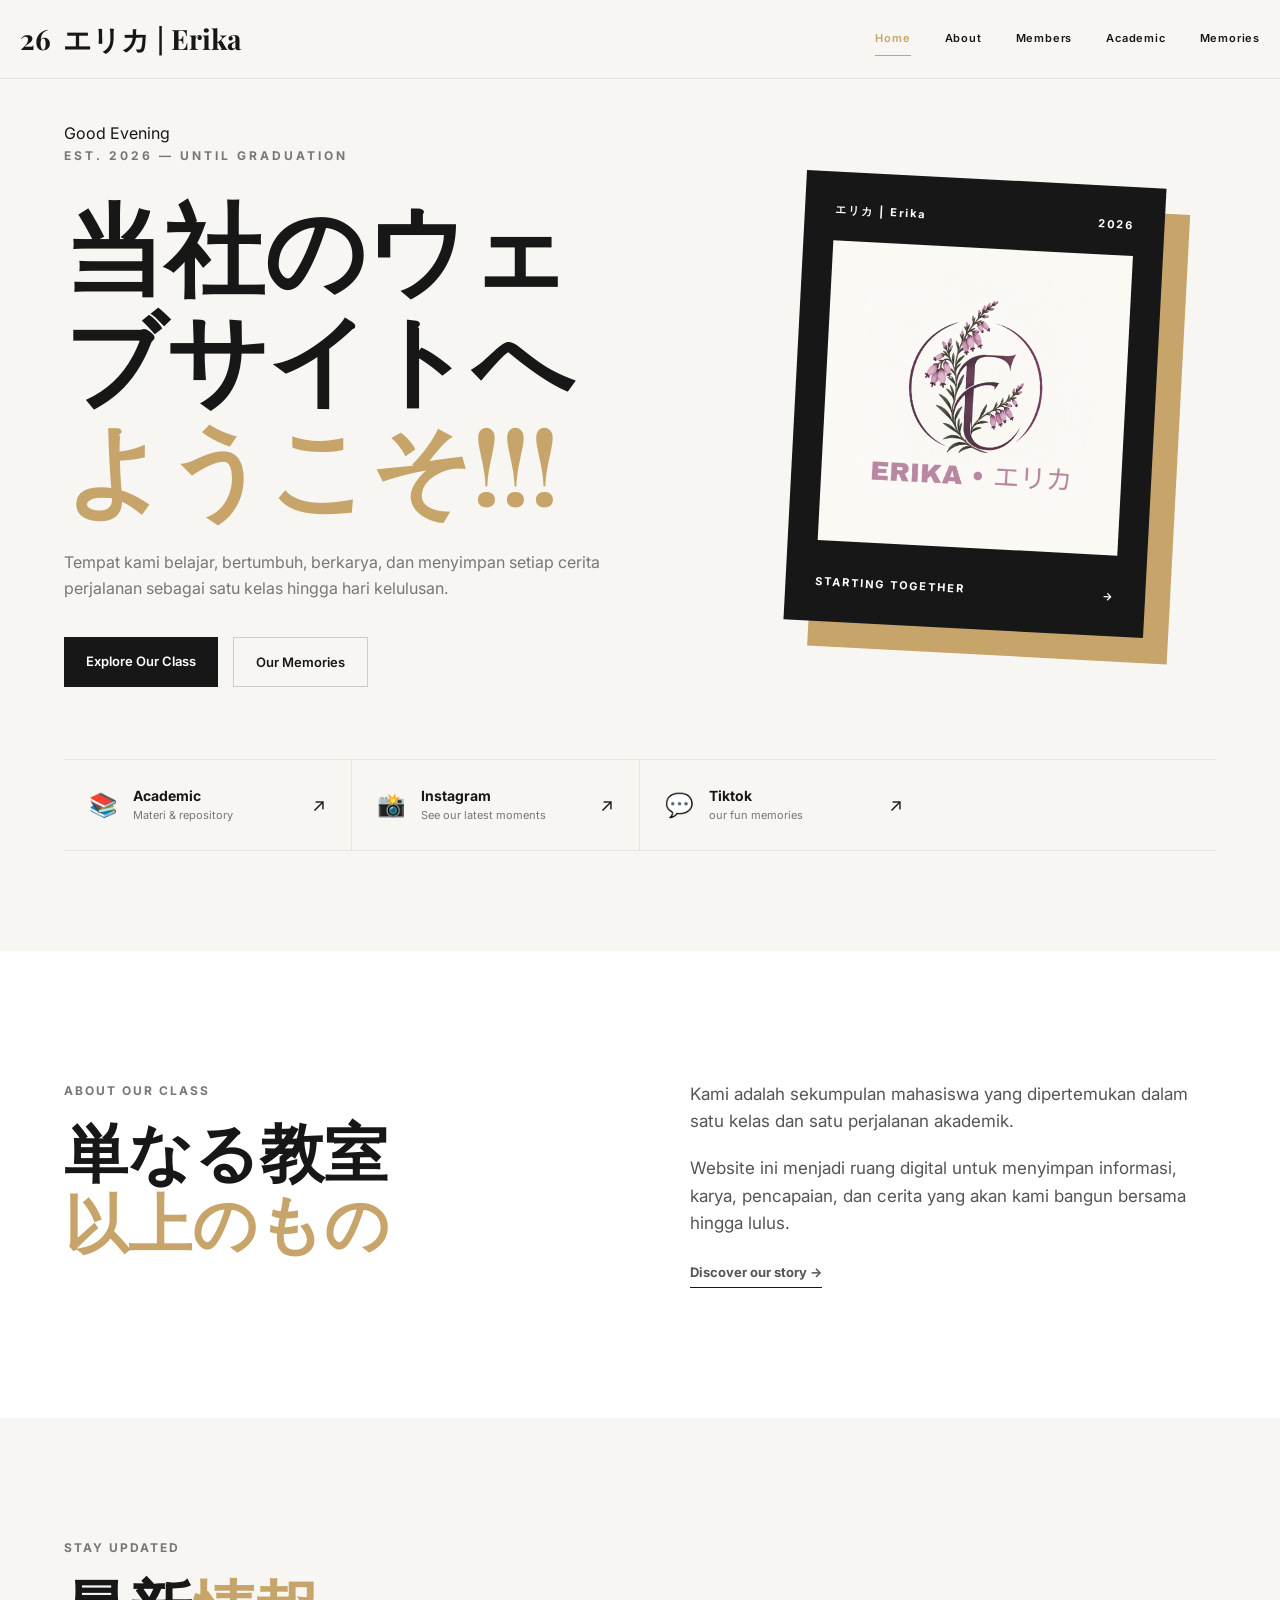
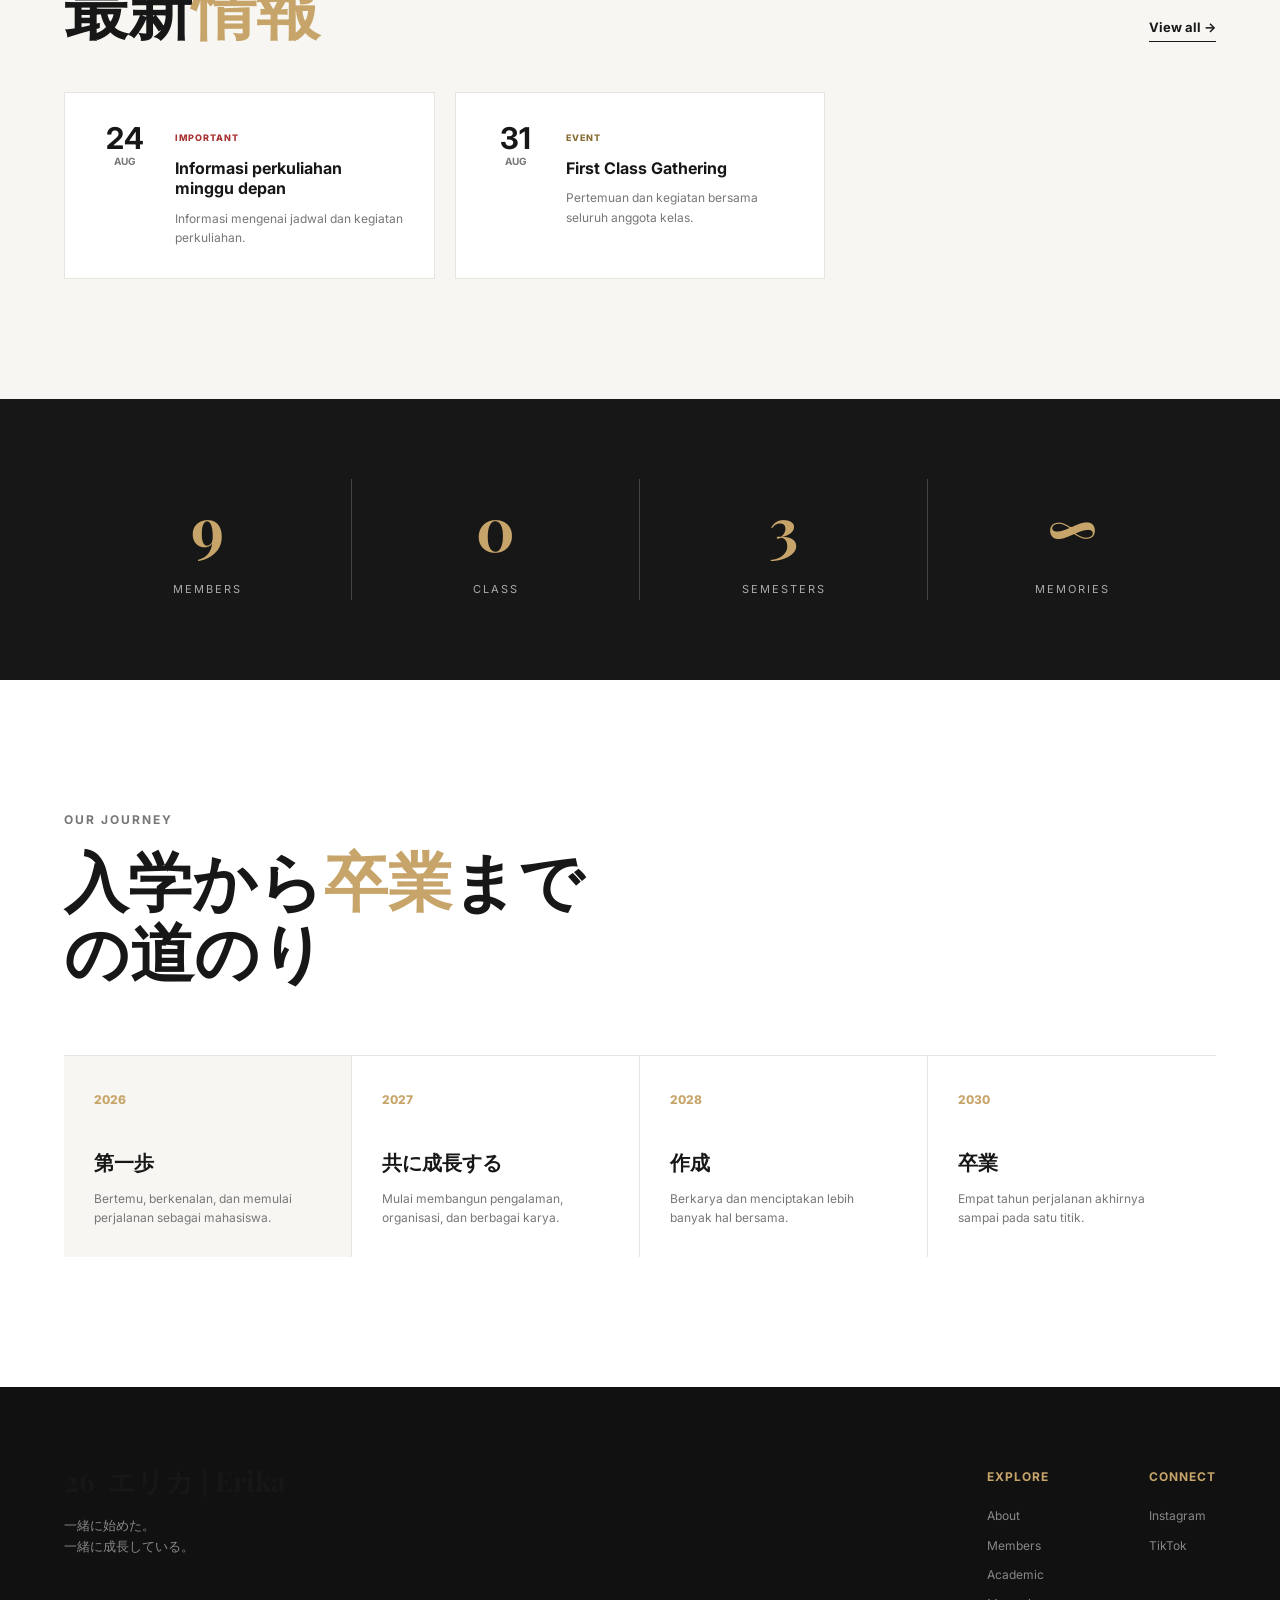
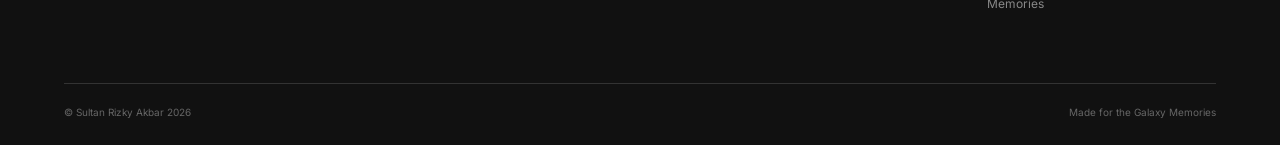
<file: index.html>
<!DOCTYPE html>
<html lang="id">
<head>
    <meta charset="UTF-8">
    <meta name="viewport" content="width=device-width, initial-scale=1.0">

    <title>エリカ | Erika — Our Journey</title>

    <link rel="stylesheet" href="style.css">

    <!-- Google Fonts -->
    <link rel="preconnect" href="https://fonts.googleapis.com">
    <link rel="preconnect" href="https://fonts.gstatic.com" crossorigin>
    <link href="https://fonts.googleapis.com/css2?family=Inter:wght@400;500;600;700;800&family=Playfair+Display:wght@600;700&display=swap" rel="stylesheet">
</head>

<body>  

    <header class="navbar">
        <div class="nav-container">

            <a href="#" class="logo">
                <span class="logo-mark">26</span>
                <span>エリカ | Erika</span>
            </a>

             <!-- MOBILE MENU BUTTON -->
            <button
            class="menu-toggle"
            id="menuToggle"
            aria-label="Open navigation"
            aria-expanded="false"
            type="button">

            <span></span>
            <span></span>
            <span></span>

        </button>

            <nav class="nav-menu" id="navMenu">
                <a href="#home" class="active">Home</a>
                <a href="about.html">About</a>
                <a href="member.html">Members</a>
                <a href="academic.html">Academic</a>
                <a href="memories.html">Memories</a>
            </nav>
        </div>
    </header>

    <div class="nav-overlay" id="navOverlay"></div>

    <main>

        <!-- ================= HERO ================= -->

        <section class="hero" id="home">

            <div class="hero-content">

                <p id="greeting">Welcome</p>

                <p class="hero-label">
                    EST. 2026 — UNTIL GRADUATION
                </p>

                <h1>
                    当社のウェブサイトへ<br>
                    <span>ようこそ!!!</span>
                </h1>

                <p class="hero-description">
                    Tempat kami belajar, bertumbuh, berkarya,
                    dan menyimpan setiap cerita perjalanan
                    sebagai satu kelas hingga hari kelulusan.
                </p>

                <div class="hero-buttons">
                    <a href="about.html" class="button primary">
                        Explore Our Class
                    </a>

                    <a href="memories.html" class="button secondary">
                        Our Memories
                    </a>
                </div>

            </div>


            <div class="hero-visual">

                <div class="class-card">

                    <div class="card-top">
                        <span>エリカ | Erika</span>
                        <span>2026</span>
                    </div>

                    <div class="class-number">
                        <img src="Beranda/logo.png" style="width: 100%;">
                    </div>

                    <div class="card-bottom">
                        <span>STARTING TOGETHER</span>
                        <span>→</span>
                    </div>

                </div>

            </div>

        </section>


        <!-- ================= QUICK LINKS ================= -->

        <section class="quick-section">

            <div class="section-container">

                <div class="quick-grid">

                    <a href="academic.html" class="quick-card">
                        <div class="quick-icon">📚</div>
                        <div>
                            <h3>Academic</h3> 
                            <p>Materi & repository</p>
                        </div>
                        <span class="arrow">↗</span>
                    </a>


                    <a href="https://www.instagram.com/eriskuyy/" class="quick-card">
                        <div class="quick-icon">📸</div>
                        <div>
                            <h3>Instagram</h3>
                            <p>See our latest moments</p>
                        </div>
                        <span class="arrow">↗</span>
                    </a>


                    <a href="https://www.tiktok.com/@eriskuyy?_r=1&_t=ZS-9ADaeszZIW8" class="quick-card">
                        <div class="quick-icon">💬</div>
                        <div>
                            <h3>Tiktok</h3>
                            <p>our fun memories</p>
                        </div>
                        <span class="arrow">↗</span>
                    </a>

                </div>

            </div>

        </section>


        <!-- ================= ABOUT ================= -->

        <section class="about-section" id="about">

            <div class="section-container about-grid">

                <div class="section-heading">

                    <p class="section-label">
                        ABOUT OUR CLASS
                    </p>

                    <h2>
                        単なる教室<br>
                        <span>以上のもの</span>
                    </h2>

                </div>


                <div class="about-text">

                    <p>
                        Kami adalah sekumpulan mahasiswa yang
                        dipertemukan dalam satu kelas dan satu
                        perjalanan akademik.
                    </p>

                    <p>
                        Website ini menjadi ruang digital untuk
                        menyimpan informasi, karya, pencapaian,
                        dan cerita yang akan kami bangun bersama
                        hingga lulus.
                    </p>

                    <a href="memories.html" class="text-link">
                        Discover our story →
                    </a>

                </div>

            </div>

        </section>


        <!-- ================= ANNOUNCEMENT ================= -->

        <section class="content-section" id="academic">

            <div class="section-container">

                <div class="section-header">

                    <div>
                        <p class="section-label">
                            STAY UPDATED
                        </p>

                        <h2>最新<span>情報</span>
                        </h2>
                    </div>

                    <a href="#" class="text-link">
                        View all →
                    </a>

                </div>


                <div class="announcement-grid">

                    <article class="announcement-card">

                        <div class="announcement-date">
                            <span>24</span>
                            AUG
                        </div>

                        <div>
                            <span class="tag important">
                                IMPORTANT
                            </span>

                            <h3>
                                Informasi perkuliahan minggu depan
                            </h3>

                            <p>
                                Informasi mengenai jadwal dan
                                kegiatan perkuliahan.
                            </p>
                        </div>

                    </article>

                    <article class="announcement-card">

                        <div class="announcement-date">
                            <span>31</span>
                            AUG
                        </div>

                        <div>
                            <span class="tag event">
                                EVENT
                            </span>

                            <h3>
                                First Class Gathering
                            </h3>

                            <p>
                                Pertemuan dan kegiatan bersama
                                seluruh anggota kelas.
                            </p>
                        </div>

                    </article>

                </div>

            </div>

        </section>


        <!-- ================= STATISTICS ================= -->

        <section class="stats-section">

            <div class="section-container">

                <div class="stats-grid">


                   <div class="stat">
                        <strong class="stat-number counter" data-target="25">0</strong>
                        <span class="stat-label">Members</span>
                    </div>

                    <div class="stat">
                        <strong class="stat-number counter" data-target="1">0</strong>
                        <span class="stat-label">Class</span>
                    </div>

                    <div class="stat">
                        <strong class="stat-number counter" data-target="8">0</strong>
                        <span class="stat-label">Semesters</span>
                    </div>

                    <div class="stat">
                        <strong>∞</strong>
                        <span class="stat-label">Memories</span>
                    </div>

                </div>

            </div>

        </section>


        <!-- ================= JOURNEY ================= -->

        <section class="journey-section" id="memories">

            <div class="section-container">

                <div class="section-header">

                    <div>
                        <p class="section-label">
                            OUR JOURNEY
                        </p>

                        <h2>
                            入学から<span>卒業</span>まで<br>の道のり
                        </h2>
                    </div>

                </div>


                <div class="timeline">

                    <div class="timeline-item active">
                        <span class="timeline-year">2026</span>

                        <div class="timeline-content">
                            <h3>第一歩</h3>
                            <p>
                                Bertemu, berkenalan, dan memulai
                                perjalanan sebagai mahasiswa.
                            </p>
                        </div>
                    </div>


                    <div class="timeline-item">
                        <span class="timeline-year">2027</span>

                        <div class="timeline-content">
                            <h3>共に成長する</h3>
                            <p>
                                Mulai membangun pengalaman,
                                organisasi, dan berbagai karya.
                            </p>
                        </div>
                    </div>


                    <div class="timeline-item">
                        <span class="timeline-year">2028</span>

                        <div class="timeline-content">
                            <h3>作成</h3>
                            <p>
                                Berkarya dan menciptakan lebih
                                banyak hal bersama.
                            </p>
                        </div>
                    </div>


                    <div class="timeline-item">
                        <span class="timeline-year">2030</span>

                        <div class="timeline-content">
                            <h3>卒業</h3>
                            <p>
                                Empat tahun perjalanan akhirnya
                                sampai pada satu titik.
                            </p>
                        </div>
                    </div>

                </div>

            </div>

        </section>


    </main>


    <!-- ================= FOOTER ================= -->

    <footer id="contact">

        <div class="footer-container">

            <div class="footer-brand">

                <div class="logo">
                    <span class="logo-mark">26</span>
                    <span>エリカ | Erika</span>
                </div>

                <p>
                    一緒に始めた。<br>
                    一緒に成長している。
                </p>

            </div>


            <div class="footer-links">

                <div>
                    <h4>Explore</h4>
                    <a href="about.html">About</a>
                    <a href="member.html">Members</a>
                    <a href="academic.html">Academic</a>
                    <a href="memories.html">Memories</a>
                </div>

                <div>
                    <h4>Connect</h4>
                    <a href="https://www.instagram.com/eriskuyy/">Instagram</a>
                     <a href="https://www.tiktok.com/@eriskuyy?_r=1&_t=ZS-9ADaeszZIW8">TikTok</a>
                </div>

            </div>

        </div>


        <div class="footer-bottom">

            <span>
                © Sultan Rizky Akbar 2026
            </span>

            <span>
                Made for the Galaxy Memories
            </span>

        </div>

    </footer>

    <script src="script.js"></script>

</body>
</html>
</file>
<file: style.css>
/* =========================
   RESET
========================= */

* {
    margin: 0;
    padding: 0;
    box-sizing: border-box;
}

html {
    scroll-behavior: smooth;
}

body {
    font-family: "Inter", sans-serif;
    color: #171717;
    background: #f7f6f2;
    line-height: 1.6;
}

a {
    text-decoration: none;
    color: inherit;
}


/* =========================
   VARIABLES
========================= */

:root {
    --black: #171717;
    --dark: #222222;
    --gray: #777;
    --light-gray: #e7e5df;
    --background: #f7f6f2;
    --white: #ffffff;
    --accent: #c7a56a;
}


/* =========================
   GENERAL
========================= */

.section-container,
.nav-container,
.footer-container {
    width: min(1180px, 90%);
    margin: auto;
}

.section-label {
    font-size: 12px;
    font-weight: 700;
    letter-spacing: 2px;
    color: var(--gray);
    margin-bottom: 15px;
}

h1,
h2 {
    font-family: "Playfair Display", serif;
    line-height: 1.1;
}

h2 {
    font-size: clamp(40px, 5vw, 65px);
}

h2 span,
.hero h1 span {
    color: var(--accent);
}


/* ========================================
   NAVBAR
======================================== */

.navbar {
    position: sticky;
    top: 0;
    left: 0;

    width: 100%;

    z-index: 999;

    background: rgba(247, 246, 242, 0.94);

    backdrop-filter: blur(14px);
    -webkit-backdrop-filter: blur(14px);

    border-bottom: 1px solid rgba(23, 23, 23, 0.08);
}


.nav-container {
    width: min(1240px, calc(100% - 40px));

    min-height: 78px;

    margin: 0 auto;

    display: flex;

    align-items: center;

    justify-content: space-between;
}


/* ========================================
   LOGO
======================================== */

.logo {
    display: flex;

    align-items: center;

    gap: 12px;

    text-decoration: none;

    color: var(--black);

    flex-shrink: 0;
}


.logo span {
    font-family: "Playfair Display", serif;

    font-size: 28px;

    font-weight: 700;

    line-height: 1;
}


.logo small {
    padding-left: 12px;

    border-left: 1px solid #cfcac0;

    font-size: 9px;

    font-weight: 700;

    letter-spacing: 1.5px;

    color: var(--gray);
}


/* ========================================
   DESKTOP NAVIGATION
======================================== */

.nav-menu {
    display: flex;

    align-items: center;

    gap: 34px;
}


.nav-menu a {
    position: relative;

    color: var(--black);

    text-decoration: none;

    font-size: 11px;

    font-weight: 600;

    letter-spacing: 0.8px;

    padding: 8px 0;

    transition: color .25s ease;
}


.nav-menu a::after {
    content: "";

    position: absolute;

    left: 0;
    bottom: 0;

    width: 0;
    height: 1px;

    background: var(--accent);

    transition: width .25s ease;
}


.nav-menu a:hover,
.nav-menu a.active {
    color: var(--accent);
}


.nav-menu a:hover::after,
.nav-menu a.active::after {
    width: 100%;
}


/* Member Area */

.nav-menu .nav-member-area {
    padding: 10px 17px;

    border: 1px solid var(--black);

    transition:
        background .25s ease,
        color .25s ease;
}


.nav-menu .nav-member-area::after {
    display: none;
}


.nav-menu .nav-member-area:hover {
    background: var(--black);

    color: white;
}


/* ========================================
   HAMBURGER BUTTON
======================================== */

.menu-toggle {
    display: none;

    width: 44px;
    height: 44px;

    padding: 0;

    border: none;

    background: transparent;

    cursor: pointer;

    position: relative;

    z-index: 1001;
}


/* Three lines */

.menu-toggle span {
    position: absolute;

    left: 10px;

    width: 24px;
    height: 2px;

    background: var(--black);

    transition:
        transform .3s ease,
        opacity .2s ease,
        top .3s ease;
}


.menu-toggle span:nth-child(1) {
    top: 13px;
}


.menu-toggle span:nth-child(2) {
    top: 21px;
}


.menu-toggle span:nth-child(3) {
    top: 29px;
}


/* ========================================
   HAMBURGER → X
======================================== */

.menu-toggle.active span:nth-child(1) {
    top: 21px;

    transform: rotate(45deg);
}


.menu-toggle.active span:nth-child(2) {
    opacity: 0;
}


.menu-toggle.active span:nth-child(3) {
    top: 21px;

    transform: rotate(-45deg);
}


/* =========================
   MOBILE NAVIGATION
========================= */

@media (max-width: 800px) {

    .menu-toggle {
        display: flex !important;
        position: relative;
        z-index: 1002;
    }

    .nav-menu {
        position: fixed;
        top: 0;
        right: 0;

        width: min(320px, 82vw);
        height: 100vh;

        background: var(--background);

        display: flex;
        flex-direction: column;
        align-items: stretch;

        padding: 110px 30px 40px;

        gap: 0;

        transform: translateX(100%);
        visibility: hidden;

        transition:
            transform 0.3s ease,
            visibility 0.3s ease;

        z-index: 1000;

        box-shadow: -10px 0 30px rgba(0, 0, 0, 0.08);
    }

    /* INI YANG MEMBUKA MENU */
    .nav-menu.open {
        transform: translateX(0);
        visibility: visible;
        display: flex;
    }

    .nav-menu a {
        display: flex;
        align-items: center;

        width: 100%;
        min-height: 58px;

        padding: 0;

        border-bottom: 1px solid var(--light-gray);

        font-size: 15px;
        color: var(--black);

        text-decoration: none;
    }

    .nav-menu a:hover {
        color: var(--accent);
    }

    .nav-member-area {
        margin-top: 20px;
        padding: 0 18px !important;

        justify-content: center;

        border: 1px solid var(--black) !important;
        min-height: 48px !important;
    }

}

/* ========================================
   NAV OVERLAY
======================================== */

.nav-overlay {
    position: fixed;

    inset: 0;

    z-index: 998;

    background: rgba(0, 0, 0, .35);

    opacity: 0;

    visibility: hidden;

    transition:
        opacity .3s ease,
        visibility .3s ease;
}


.nav-overlay.show {
    opacity: 1;

    visibility: visible;
}


@media (min-width: 801px) {

    .nav-overlay {
        display: none;
    }

}

/* =========================
   HERO
========================= */

.hero {
    min-height: 650px;

    width: min(1180px, 90%);
    margin: auto;

    display: grid;
    grid-template-columns: 1.1fr 0.9fr;
    align-items: center;

    gap: 80px;
}

.hero-label {
    font-size: 12px;
    font-weight: 700;
    letter-spacing: 3px;
    color: var(--gray);

    margin-bottom: 25px;
}

.hero h1 {
    font-size: clamp(60px, 8vw, 100px);
}

.hero-description {
    max-width: 550px;

    color: var(--gray);

    margin-top: 30px;
    font-size: 16px;
}

.hero-buttons {
    display: flex;
    gap: 15px;

    margin-top: 35px;
}

.button {
    padding: 14px 22px;

    font-size: 13px;
    font-weight: 600;

    transition: 0.2s;
}

.button.primary {
    background: var(--black);
    color: white;
}

.button.primary:hover {
    background: var(--accent);
}

.button.secondary {
    border: 1px solid #ccc;
}

.button.secondary:hover {
    background: white;
}


/* =========================
   HERO CARD
========================= */

.hero-visual {
    display: flex;
    justify-content: center;
}

.class-card {
    width: 360px;
    height: 450px;

    padding: 30px;

    background: var(--black);
    color: white;

    display: flex;
    flex-direction: column;
    justify-content: space-between;

    box-shadow: 25px 25px 0 var(--accent);

    transform: rotate(3deg);

    transition: 0.4s;
}

.class-card:hover {
    transform: rotate(0deg) translateY(-8px);
}

.card-top,
.card-bottom {
    display: flex;
    justify-content: space-between;

    font-size: 11px;
    font-weight: 700;
    letter-spacing: 2px;
}

.class-number {
    font-family: "Playfair Display", serif;
    font-size: 150px;
    line-height: 1;
    color: var(--accent);
}


/* =========================
   QUICK LINKS
========================= */

.quick-section {
    padding: 30px 0 100px;
}

.quick-grid {
    display: grid;
    grid-template-columns: repeat(4, 1fr);

    border-top: 1px solid var(--light-gray);
    border-bottom: 1px solid var(--light-gray);
}

.quick-card {
    padding: 25px;

    display: flex;
    align-items: center;
    gap: 15px;

    border-right: 1px solid var(--light-gray);

    transition: 0.2s;
}

.quick-card:last-child {
    border-right: none;
}

.quick-card:hover {
    background: white;
}

.quick-icon {
    font-size: 23px;
}

.quick-card h3 {
    font-size: 14px;
}

.quick-card p {
    font-size: 11px;
    color: var(--gray);
}

.arrow {
    margin-left: auto;
    font-size: 18px;
}


/* =========================
   ABOUT
========================= */

.about-section {
    padding: 130px 0;

    background: white;
}

.about-grid {
    display: grid;
    grid-template-columns: 1fr 1fr;
    gap: 100px;
}

.about-text {
    max-width: 500px;

    font-size: 17px;
    color: #555;
}

.about-text p + p {
    margin-top: 20px;
}

.text-link {
    display: inline-block;

    margin-top: 25px;

    font-size: 13px;
    font-weight: 700;

    border-bottom: 1px solid var(--black);

    padding-bottom: 4px;
}


/* =========================
   CONTENT
========================= */

.content-section {
    padding: 120px 0;
}

.section-header {
    display: flex;
    align-items: end;
    justify-content: space-between;

    margin-bottom: 50px;
}


/* =========================
   ANNOUNCEMENT
========================= */

.announcement-grid {
    display: grid;
    grid-template-columns: repeat(3, 1fr);

    gap: 20px;
}

.announcement-card {
    background: white;

    padding: 30px;

    display: grid;
    grid-template-columns: 60px 1fr;
    gap: 20px;

    border: 1px solid var(--light-gray);

    transition: 0.2s;
}

.announcement-card:hover {
    transform: translateY(-5px);
}

.announcement-date {
    font-size: 10px;
    font-weight: 700;
    color: var(--gray);

    text-align: center;
}

.announcement-date span {
    display: block;

    font-size: 30px;
    color: var(--black);

    line-height: 1;
}

.tag {
    display: inline-block;

    font-size: 9px;
    font-weight: 800;

    letter-spacing: 1px;

    margin-bottom: 12px;
}

.tag.important {
    color: #a33;
}

.tag.academic {
    color: #536d8a;
}

.tag.event {
    color: #8a6d35;
}

.announcement-card h3 {
    font-size: 16px;
    line-height: 1.3;

    margin-bottom: 10px;
}

.announcement-card p {
    font-size: 12px;
    color: var(--gray);
}


/* =========================
   STATISTICS
========================= */

.stats-section {
    padding: 80px 0;

    background: var(--black);
    color: white;
}

.stats-grid {
    display: grid;
    grid-template-columns: repeat(4, 1fr);

    text-align: center;
}

.stat {
    border-right: 1px solid #444;
}

.stat:last-child {
    border-right: none;
}

.stat strong {
    display: block;

    font-family: "Playfair Display", serif;
    font-size: 60px;

    color: var(--accent);
}

.stat span {
    font-size: 11px;

    text-transform: uppercase;
    letter-spacing: 2px;

    color: #aaa;
}


/* =========================
   JOURNEY
========================= */

.journey-section {
    padding: 130px 0;

    background: white;
}

.timeline {
    margin-top: 70px;

    border-top: 1px solid var(--light-gray);

    display: grid;
    grid-template-columns: repeat(4, 1fr);
}

.timeline-item {
    padding: 30px;

    border-right: 1px solid var(--light-gray);

    position: relative;
}

.timeline-item:last-child {
    border-right: none;
}

.timeline-item.active {
    background: var(--background);
}

.timeline-year {
    font-size: 12px;
    font-weight: 800;
    color: var(--accent);
}

.timeline-content h3 {
    margin-top: 35px;
    font-size: 20px;
}

.timeline-content p {
    margin-top: 10px;

    font-size: 12px;
    color: var(--gray);
}


/* =========================
   FOOTER
========================= */

footer {
    background: #111;
    color: white;

    padding: 80px 0 25px;
}

.footer-container {
    display: flex;
    justify-content: space-between;

    padding-bottom: 70px;
}

.footer-brand p {
    margin-top: 20px;

    color: #888;
    font-size: 13px;
}

.footer-links {
    display: flex;
    gap: 100px;
}

.footer-links div {
    display: flex;
    flex-direction: column;
    gap: 10px;
}

.footer-links h4 {
    margin-bottom: 10px;

    font-size: 12px;
    color: var(--accent);

    text-transform: uppercase;
    letter-spacing: 1px;
}

.footer-links a {
    font-size: 12px;
    color: #888;

    transition: 0.2s;
}

.footer-links a:hover {
    color: white;
}

.footer-bottom {
    width: min(1180px, 90%);
    margin: auto;

    padding-top: 20px;

    border-top: 1px solid #333;

    display: flex;
    justify-content: space-between;

    font-size: 10px;
    color: #666;
}


/* =========================
   RESPONSIVE
========================= */

@media (max-width: 900px) {

    .nav-menu {
        display: none;
    }

    .hero {
        grid-template-columns: 1fr;
        padding: 80px 0;

        text-align: center;
    }

    .hero-description {
        margin-left: auto;
        margin-right: auto;
    }

    .hero-buttons {
        justify-content: center;
    }

    .quick-grid {
        grid-template-columns: repeat(2, 1fr);
    }

    .quick-card:nth-child(2) {
        border-right: none;
    }

    .about-grid {
        grid-template-columns: 1fr;
        gap: 40px;
    }

    .announcement-grid {
        grid-template-columns: 1fr;
    }

    .timeline {
        grid-template-columns: 1fr;
    }

    .timeline-item {
        border-right: none;
        border-bottom: 1px solid var(--light-gray);
    }

    .stats-grid {
        grid-template-columns: repeat(2, 1fr);
        gap: 40px;
    }

    .stat {
        border-right: none;
    }

    .footer-container {
        flex-direction: column;
        gap: 50px;
    }
}


@media (max-width: 500px) {

    .hero h1 {
        font-size: 55px;
    }

    .class-card {
        width: 280px;
        height: 360px;
    }

    .class-number {
        font-size: 110px;
    }

    .quick-grid {
        grid-template-columns: 1fr;
    }

    .quick-card {
        border-right: none;
        border-bottom: 1px solid var(--light-gray);
    }

    .section-header {
        display: block;
    }

    .section-header .text-link {
        margin-top: 15px;
    }

    .footer-links {
        gap: 50px;
    }
}

/* =====================================================
   JAVASCRIPT INTERACTIONS
   ===================================================== */


/* ---------- Scroll Reveal ---------- */

.reveal-hidden {
    opacity: 0;
    transform: translateY(30px);
    transition:
        opacity 0.7s ease,
        transform 0.7s ease;
}

.reveal-hidden.visible {
    opacity: 1;
    transform: translateY(0);
}


/* ---------- Modal ---------- */

body.modal-open {
    overflow: hidden;
}

.modal {
    position: fixed;
    inset: 0;

    display: flex;
    align-items: center;
    justify-content: center;

    padding: 20px;

    background: rgba(0, 0, 0, 0.65);

    opacity: 0;
    visibility: hidden;

    transition:
        opacity 0.3s ease,
        visibility 0.3s ease;

    z-index: 9999;
}

.modal.active {
    opacity: 1;
    visibility: visible;
}


/* ---------- Member Modal ---------- */

.member-modal {
    position: relative;

    display: grid;
    grid-template-columns: 260px 1fr;

    width: min(700px, 100%);

    background: var(--background);

    transform: translateY(30px) scale(0.96);

    transition: transform 0.3s ease;
}

.modal.active .member-modal {
    transform: translateY(0) scale(1);
}

.profile-image-wrapper {
    height: 100%;
    min-height: 350px;
}

.profile-image {
    width: 100%;
    height: 100%;

    object-fit: cover;
}

.profile-content {
    padding: 50px 40px;
}

.profile-role {
    display: block;

    margin-bottom: 10px;

    color: var(--accent);

    font-size: 12px;
    font-weight: 700;

    text-transform: uppercase;
    letter-spacing: 2px;
}

.profile-name {
    margin-bottom: 20px;

    font-family: "Playfair Display", serif;
    font-size: 38px;
}

.profile-bio {
    color: var(--gray);

    line-height: 1.8;
}

.profile-links {
    display: flex;
    gap: 20px;

    margin-top: 30px;
}

.profile-links a {
    color: var(--black);

    font-size: 13px;
    font-weight: 700;

    text-decoration: none;
}

.profile-links a:hover {
    color: var(--accent);
}


/* ---------- Close Button ---------- */

.modal-close {
    position: absolute;
    top: 15px;
    right: 15px;

    width: 38px;
    height: 38px;

    border: none;

    background: var(--black);
    color: white;

    font-size: 24px;

    cursor: pointer;

    z-index: 2;
}

.modal-close:hover {
    background: var(--accent);
    color: var(--black);
}


/* ---------- Timeline ---------- */

.timeline-item {
    cursor: pointer;

    transition:
        transform 0.3s ease,
        opacity 0.3s ease;
}

.timeline-item:hover {
    transform: translateX(8px);
}

.timeline-item.selected {
    transform: translateX(12px);
}


/* ---------- Empty Search ---------- */

.no-results {
    grid-column: 1 / -1;

    padding: 80px 20px;

    text-align: center;
}

.no-results h3 {
    margin-bottom: 10px;

    font-family: "Playfair Display", serif;
}

.no-results p {
    color: var(--gray);
}


/* =====================================================
   MOBILE
   ===================================================== */

@media (max-width: 700px) {

    .member-modal {
        display: block;
    }

    .profile-image-wrapper {
        height: 250px;
        min-height: 0;
    }

    .profile-content {
        padding: 30px 25px;
    }

    .profile-name {
        font-size: 30px;
    }

}
</file>
